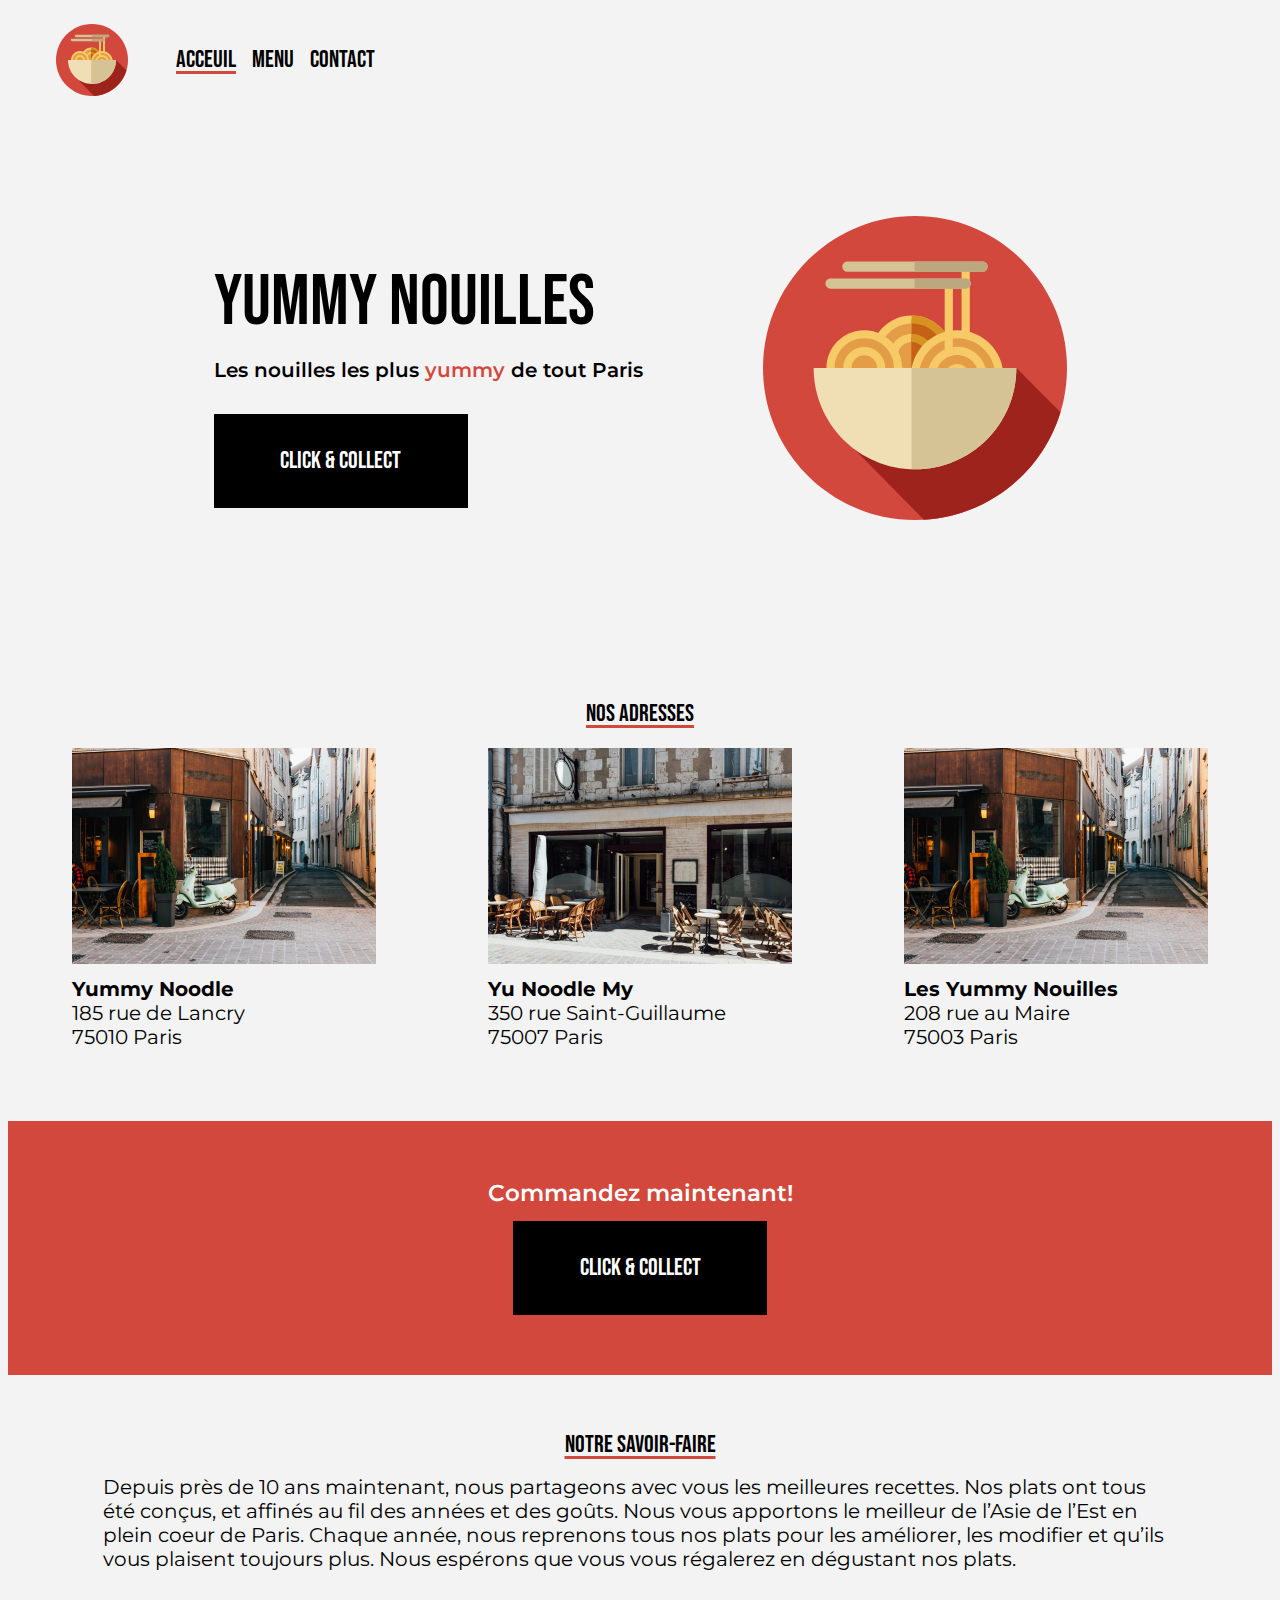
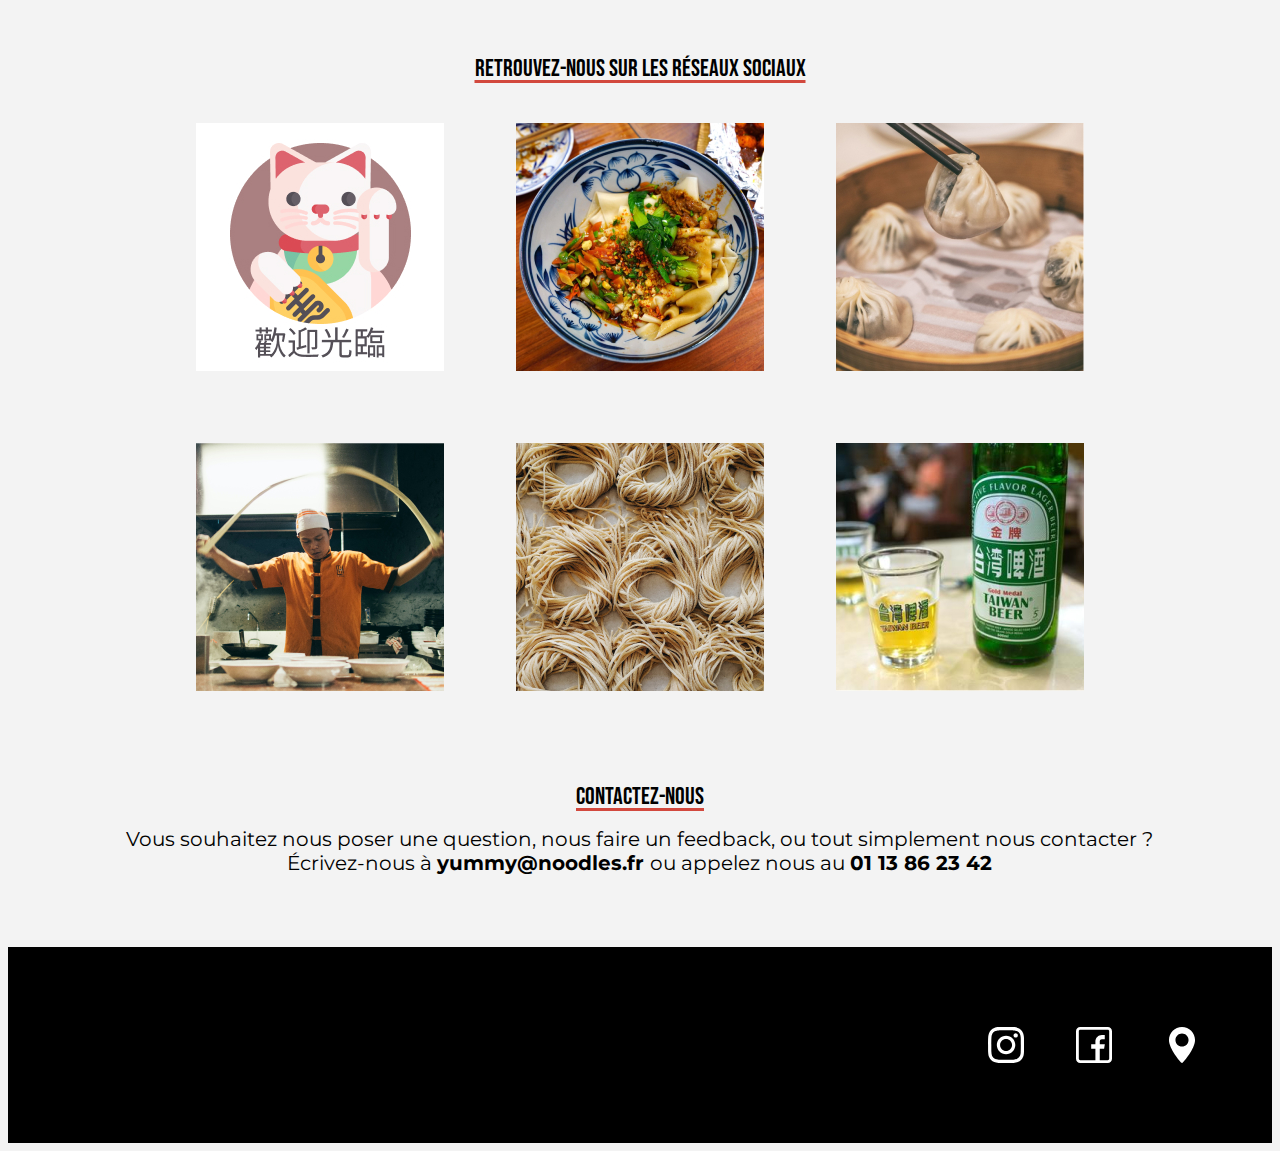
<file: index.html>
<!DOCTYPE html>
<html lang="en">
	<head>
		<meta charset="UTF-8">
		<meta name="viewport"
			content="width=device-width, initial-scale=1.0">
		<title>
			Yummy Nouilles - Acceuil
		</title>
		<link rel="icon" href="assets/logo.svg" type="image/svg+xml">
		<!-- <link rel="stylesheet" href="style.css"> -->
		<link rel="stylesheet" href="styles/main.css">
	</head>
	<body>
		<header class="appBar">
			<img class="appBar__icon"
				src="assets/logo.svg"
				alt="Image du logo">
			<nav class="appBar__nav">
				<a class="appBar__navItem active"
					href="index.html">
					Acceuil
				</a>
				<a class="appBar__navItem"
					href="view/menu.html">
					Menu
				</a>
				<a class="appBar__navItem"
					href="view/contact.html">
					Contact
				</a>
			</nav>
		</header>
























		<section class="hero">
			<div class="hero__titleContainer">
				<h1 class="hero__title">Yummy nouilles</h1>
				<p class="hero__subtitle">
					Les nouilles les plus
					<span>yummy</span>
					de tout Paris
				</p>
				<a class="cta"
					href="#">
					click & collect
				</a>
			</div>
			<img class="hero__icon"
				src="assets/logo.svg"
				alt="Image du logo">
		</section>





















		<section class="address">
			<h2>Nos adresses</h2>
			<div class="address__carousel">
				<div>
					<img class="address__img"
						src="assets/images/restaurant/yummy_lancry.jpg"
						alt="Image yummy_lancry">
					<p class="address__info">
						<strong class="address__infoTitle">yummy noodle</strong>
						<br>
						185 rue de Lancry
						<br>
						75010 Paris
					</p>
				</div>
				<div>
					<img class="address__img"
						src="assets/images/restaurant/yummy_saint_guillaume.jpg"
						alt="Image yummy_saint_guillaume">
					<p class="address__info">
						<strong class="address__infoTitle">yu noodle my</strong>
						<br>
						350 rue Saint-Guillaume
						<br>
						75007 Paris
					</p>
				</div>
				<div>
					<img class="address__img"
						src="assets/images/restaurant/yummy_lancry.jpg"
						alt="Image rue Lancry">
					<p class="address__info">
						<strong class="address__infoTitle">les yummy nouilles</strong>
						<br>
						208 rue au Maire
						<br>
						75003 Paris
					</p>
				</div>
			</div>

















		</section>


















		<section class="redBanner">
			<h3 class="redBanner__title">
				Commandez maintenant!
			</h3>
			<a class="cta"
				href="#">
				click & collect
			</a>
		</section>


















		<section class=" about">
			<h2 class="about__title">Notre savoir-faire</h2>
			<p class="about__text">
				Depuis près de 10 ans maintenant, nous partageons avec vous les meilleures recettes. Nos plats ont tous été conçus, et affinés au fil des années et des goûts. Nous vous apportons le meilleur de l’Asie de l’Est en plein coeur de Paris. Chaque année, nous reprenons tous nos plats pour les améliorer, les modifier et qu’ils vous plaisent toujours plus. Nous espérons que vous vous régalerez en dégustant nos plats.
			</p>
		</section>


















		<section class="socialMedia">
			<h2 class="socialMedia__title">
				Retrouvez-nous sur les réseaux sociaux
			</h2>
			<div class="socialMedia__carousel">
				<img class="socialMedia__img"
					src="assets/images/social/cat.jpg"
					alt="image de chat">
				<img class="socialMedia__img"
					src="assets/images/social/noodles_bowl.jpg"
					alt="image de noodles_bowl">
				<img class="socialMedia__img"
					src="assets/images/social/bao.jpg"
					alt="image de bao">





				<img class="socialMedia__img socialMedia__imgMargin"
					src="assets/images/social/chef.jpg"
					alt="image de chef">
				<img class="socialMedia__img socialMedia__imgMargin"
					src="assets/images/social/noodles.jpg"
					alt="image de noodles">
				<img class="socialMedia__img socialMedia__imgMargin"
					src="assets/images/social/beer.jpg"
					alt="image de beer">















			</div>
















		</section>


















		<section class="contactInfo">
			<h2 class="contactInfo__title">contactez-nous</h2>
			<p class="contactInfo__text">
				Vous souhaitez nous poser une question, nous faire un feedback, ou tout simplement nous contacter ?
				<br>
				Écrivez-nous à
				<a class="contactInfo__link"
					href="mailto:yummy@noodles.fr">
					yummy@noodles.fr
				</a>
				ou appelez nous au
				<a class="contactInfo__link"
					href="tel:+01 13 86 23 42">
					01 13 86 23 42
				</a>
			</p>
		</section>

















		<footer class="footer">
			<a href="http://"
				class="footer__icon">
				<img src="assets/icons/instagram.svg"
					alt="Logo instagram">
			</a>
			<a href="http://"
				class="footer__icon">
				<img src="assets/icons/facebook.svg"
					alt="Logo facebook">
			</a>



			<a href="http://"
				class="footer__icon">
				<img src="assets/icons/maps_and_flags.svg"
					alt="Logo maps_and_flags">
			</a>



		</footer>
	</body>
</html>
</file>
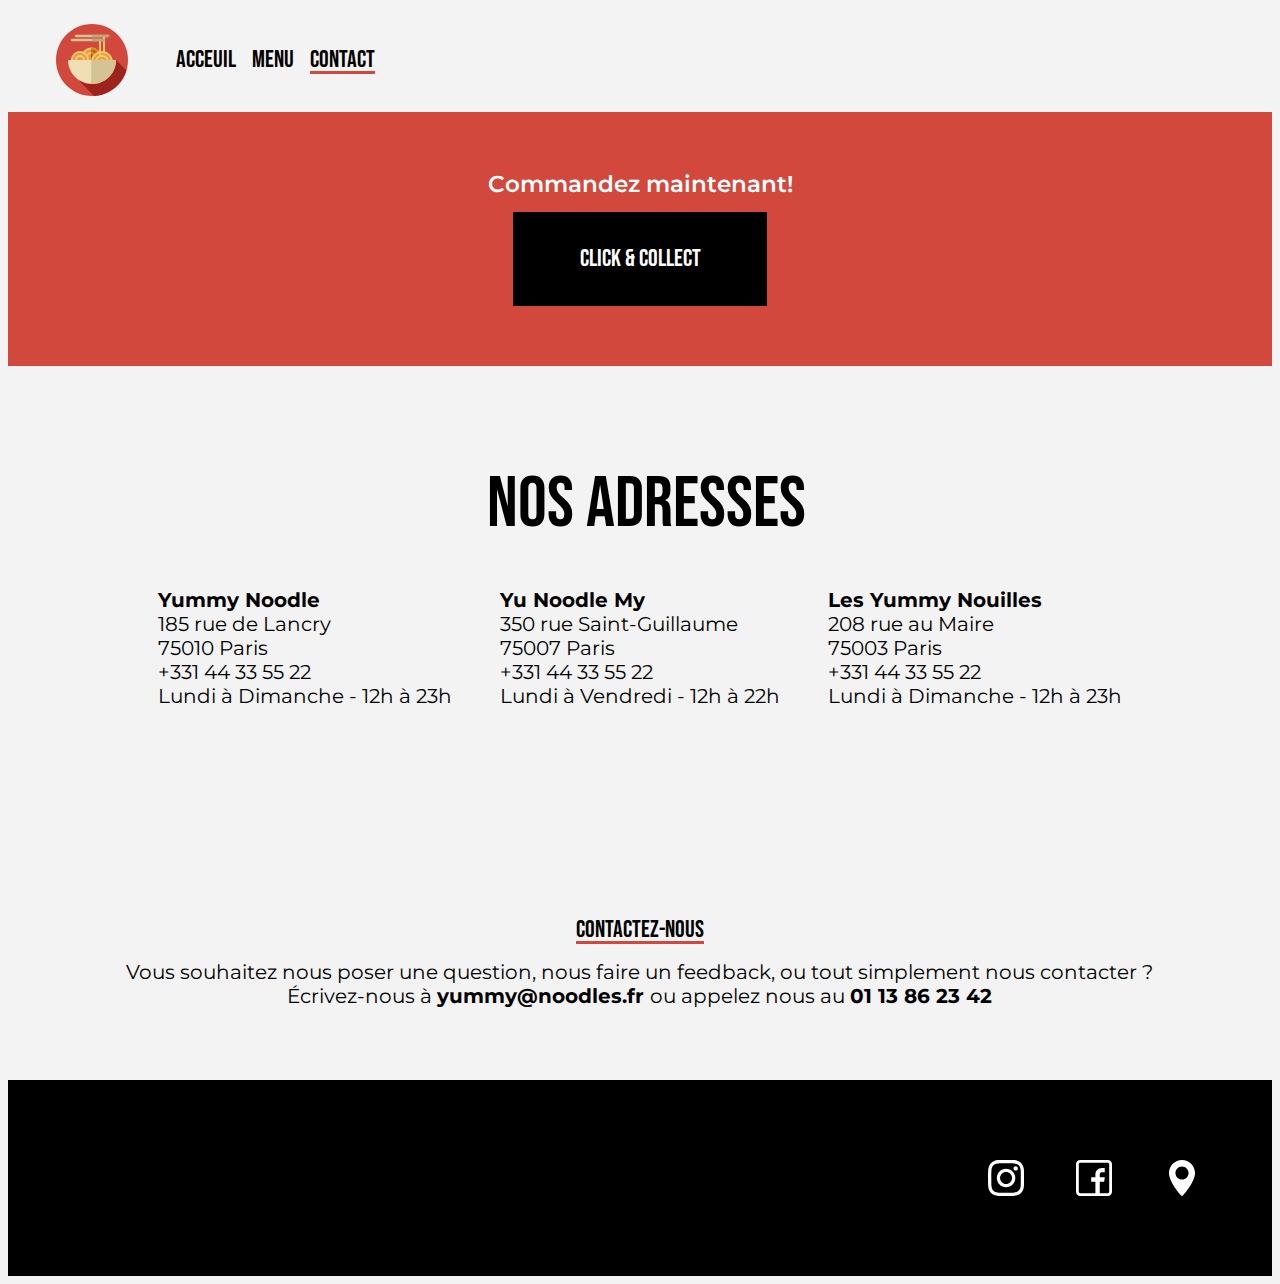
<file: view/contact.html>
<!DOCTYPE html>
<html lang="en">
	<head>
		<meta charset="UTF-8">
		<meta name="viewport"
			content="width=device-width, initial-scale=1.0">
		<title>
			Yummy Nouilles - Contact
		</title>
		<link rel="icon" href="../assets/logo.svg" type="image/svg+xml">
		<link rel="stylesheet" href="../styles/main.css">
	</head>
	<body>
		<header class="appBar">
			<img class="appBar__icon"
				src="../assets/logo.svg"
				alt="Image du logo">
			<nav class="appBar__nav">
				<a class="appBar__navItem"
					href="../index.html">
					Acceuil
				</a>
				<a class="appBar__navItem"
					href="menu.html">
					Menu
				</a>
				<a class="appBar__navItem active"
					href="contact.html">
					Contact
				</a>
			</nav>
		</header>






		<section class="redBanner">
			<h3 class="redBanner__title">
				Commandez maintenant!
			</h3>
			<a class="cta"
				href="#">
				click & collect
			</a>
		</section>




		<section class="contact">
			<h1 class="contact__title">nos adresses</h1>
			<div class="contact__addressContainer">


				<p class="contact__address">
					<strong class="contact__addressTitle">yummy noodle</strong>
					<br>
					185 rue de Lancry
					<br>
					75010 Paris
					<br>
					+331 44 33 55 22
					<br>
					Lundi à Dimanche - 12h à 23h
				</p>
				<p class="contact__address">
					<strong class="contact__addressTitle">yu noodle my</strong>
					<br>
					350 rue Saint-Guillaume
					<br>
					75007 Paris
					<br>
					+331 44 33 55 22
					<br>
					Lundi à Vendredi - 12h à 22h
				</p>
				<p class="contact__address">
					<strong class="contact__addressTitle">les yummy nouilles</strong>
					<br>
					208 rue au Maire
					<br>
					75003 Paris
					<br>
					+331 44 33 55 22
					<br>
					Lundi à Dimanche - 12h à 23h
				</p>
			</div>


		</section>




		<section class="contactInfo">
			<h2 class="contactInfo__title">contactez-nous</h2>
			<p class="contactInfo__text">
				Vous souhaitez nous poser une question, nous faire un feedback, ou tout simplement nous contacter ?
				<br>
				Écrivez-nous à
				<a class="contactInfo__link"
					href="mailto:yummy@noodles.fr">
					yummy@noodles.fr
				</a>
				ou appelez nous au
				<a class="contactInfo__link"
					href="tel:+01 13 86 23 42">
					01 13 86 23 42
				</a>
			</p>
		</section>














		<footer class="footer">
			<a href="http://"
				class="footer__icon">
				<img src="../assets/icons/instagram.svg"
					alt="Logo instagram">
			</a>
			<a href="http://"
				class="footer__icon">
				<img src="../assets/icons/facebook.svg"
					alt="Logo facebook">
			</a>






			<a href="http://"
				class="footer__icon">
				<img src="../assets/icons/maps_and_flags.svg"
					alt="Logo maps_and_flags">
			</a>






		</footer>
	</body>
</html>
</file>
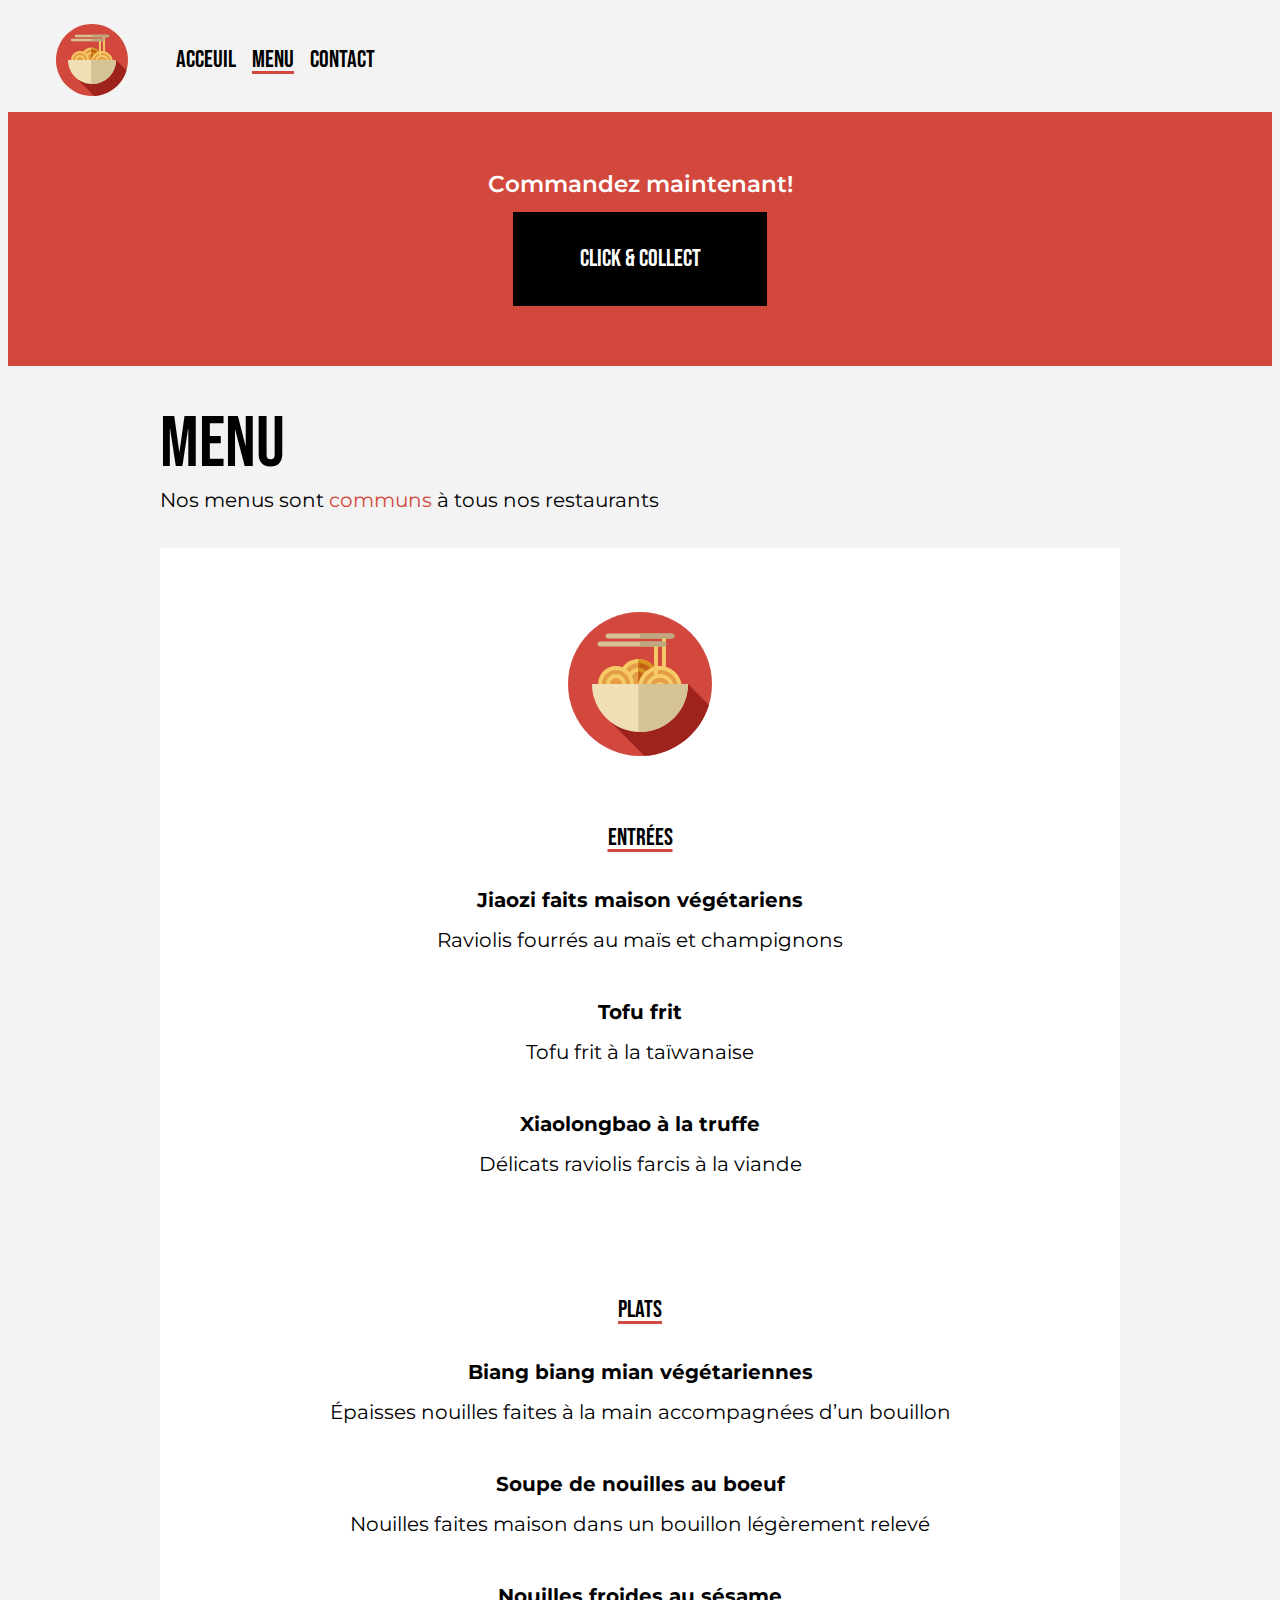
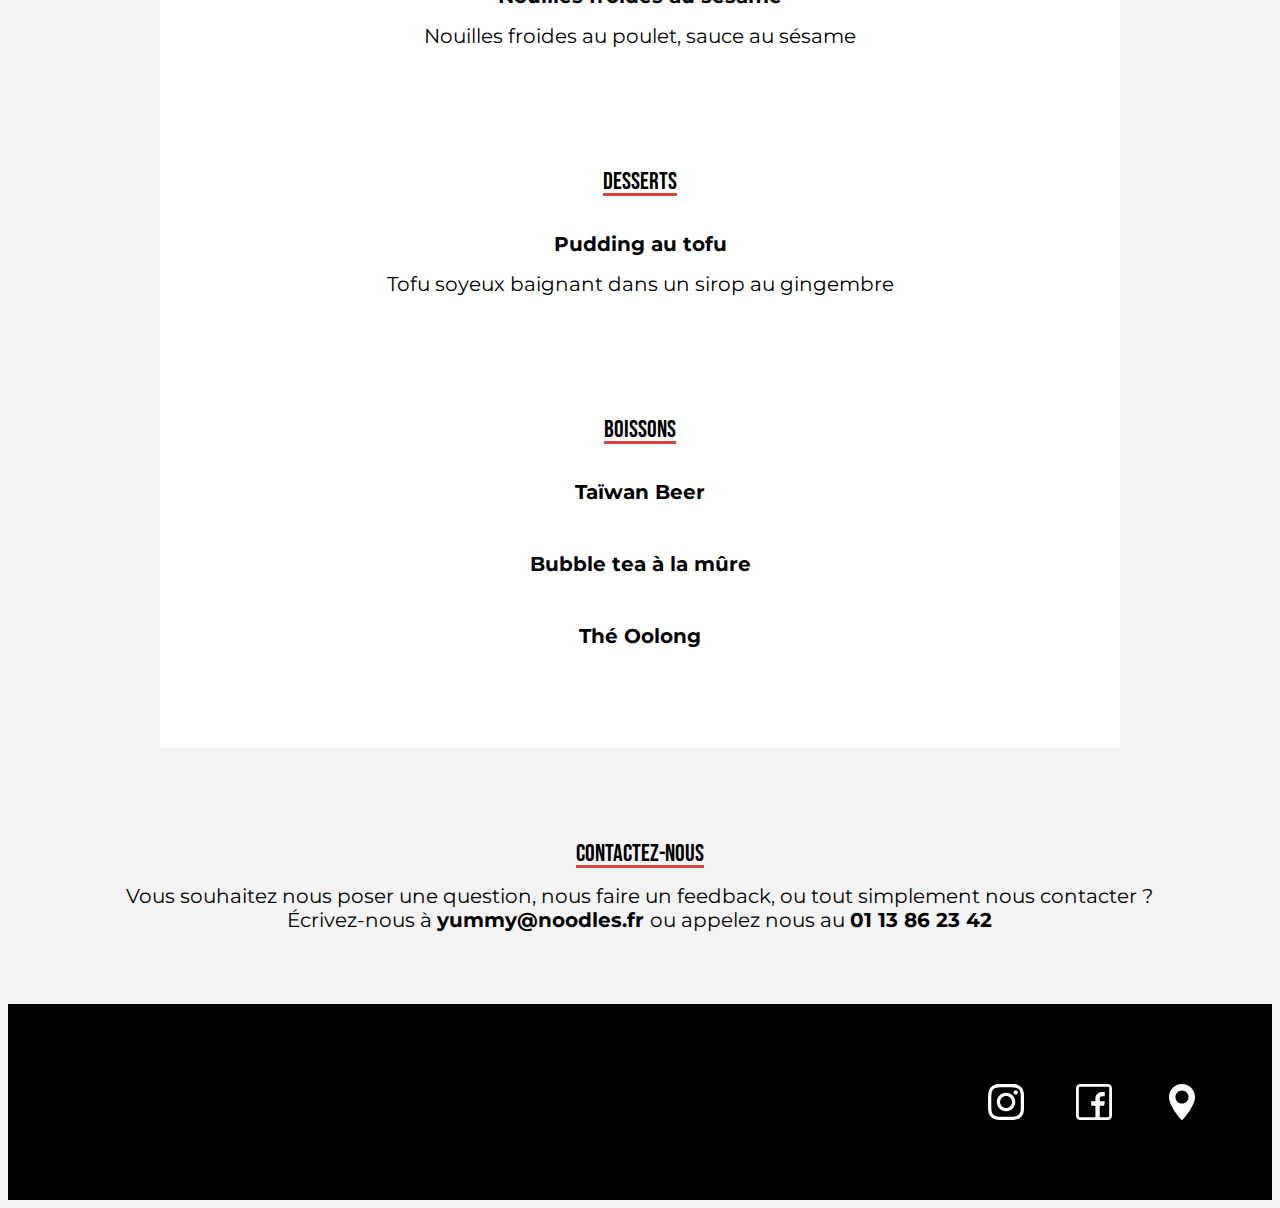
<file: view/menu.html>
<!DOCTYPE html>
<html lang="en">
	<head>
		<meta charset="UTF-8">
		<meta name="viewport"
			content="width=device-width, initial-scale=1.0">
		<title>
			Yummy Nouilles - Acceuil
		</title>
		<link rel="icon" href="../assets/logo.svg" type="image/svg+xml">
		<link rel="stylesheet" href="../styles/main.css">
	</head>
	<body>
		<header class="appBar">
			<img class="appBar__icon"
				src="../assets/logo.svg"
				alt="Image du logo">
			<nav class="appBar__nav">
				<a class="appBar__navItem"
					href="../index.html">
					Acceuil
				</a>
				<a class="appBar__navItem active"
					href="menu.html">
					Menu
				</a>
				<a class="appBar__navItem"
					href="contact.html">
					Contact
				</a>
			</nav>
		</header>











		<section class="redBanner">
			<h3 class="redBanner__title">
				Commandez maintenant!
			</h3>
			<a class="cta"
				href="#">
				click & collect
			</a>
		</section>









		<section class="menu">
			<h1 class="menu__title">menu</h1>
			<p class="menu__subtitle">
				Nos menus sont
				<span>communs</span>
				à tous nos restaurants
			</p>







			<div class="menu__card">
				<img src="../assets/logo.svg"
					alt="Logo Yummy Nouilles"
					class="menu__icon">







				<div class="menu__part">
					<h2 class="menu__partTitle">Entrées</h2>
					<p class="menu__partDish">
						<strong class="menu__dishTitle">
							Jiaozi faits maison végétariens
						</strong>
						<br>
						<span class="menu__dishDescription">
							Raviolis fourrés au maïs et champignons
						</span>
					</p>
					<p class="menu__partDish">
						<strong class="menu__dishTitle">Tofu frit</strong>
						<br>
						<span class="menu__dishDescription">
							Tofu frit à la taïwanaise
						</span>
					</p>
					<p class="menu__partDish">
						<strong class="menu__dishTitle">
							Xiaolongbao à la truffe
						</strong>
						<br>
						<span class="menu__dishDescription">
							Délicats raviolis farcis à la viande
						</span>
					</p>
				</div>





				<div class="menu__part">
					<h2 class="menu__partTitle">plats</h2>
					<p class="menu__partDish">
						<strong class="menu__dishTitle">
							Biang biang mian végétariennes
						</strong>
						<br>
						<span class="menu__dishDescription">
							Épaisses nouilles faites à la main accompagnées d’un bouillon
						</span>
					</p>
					<p class="menu__partDish">
						<strong class="menu__dishTitle">
							Soupe de nouilles au boeuf
						</strong>
						<br>
						<span class="menu__dishDescription">
							Nouilles faites maison dans un bouillon légèrement relevé
						</span>
					</p>
					<p class="menu__partDish">
						<strong class="menu__dishTitle">
							Nouilles froides au sésame
						</strong>
						<br>
						<span class="menu__dishDescription">
							Nouilles froides au poulet, sauce au sésame
						</span>
					</p>
				</div>





				<div class="menu__part">
					<h2 class="menu__partTitle">desserts</h2>
					<p class="menu__partDish">
						<strong class="menu__dishTitle">Pudding au tofu</strong>
						<br>
						<span class="menu__dishDescription">
							Tofu soyeux baignant dans un sirop au gingembre
						</span>
					</p>
				</div>





				<div class="menu__part">
					<h2 class="menu__partTitle">boissons</h2>
					<p class="menu__partDish">
						<strong class="menu__dishTitle">Taïwan Beer</strong>
					</p>
					<p class="menu__partDish">
						<strong class="menu__dishTitle">
							Bubble tea à la mûre
						</strong>
					</p>
					<p class="menu__partDish">
						<strong class="menu__dishTitle">Thé Oolong</strong>
					</p>
				</div>
			</div>
		</section>










		<section class="contactInfo">
			<h2 class="contactInfo__title">contactez-nous</h2>
			<p class="contactInfo__text">
				Vous souhaitez nous poser une question, nous faire un feedback, ou tout simplement nous contacter ?
				<br>
				Écrivez-nous à
				<a class="contactInfo__link"
					href="mailto:yummy@noodles.fr">
					yummy@noodles.fr
				</a>
				ou appelez nous au
				<a class="contactInfo__link"
					href="tel:+01 13 86 23 42">
					01 13 86 23 42
				</a>
			</p>
		</section>



















		<footer class="footer">
			<a href="http://"
				class="footer__icon">
				<img src="../assets/icons/instagram.svg"
					alt="Logo instagram">
			</a>
			<a href="http://"
				class="footer__icon">
				<img src="../assets/icons/facebook.svg"
					alt="Logo facebook">
			</a>











			<a href="http://"
				class="footer__icon">
				<img src="../assets/icons/maps_and_flags.svg"
					alt="Logo maps_and_flags">
			</a>











		</footer>
	</body>
</html>
</file>
<file: styles/main.css>
/* design system */
@import url('https://fonts.googleapis.com/css2?family=Bebas+Neue&family=Montserrat:wght@400;600&display=swap');

/* modules */
@import 'modules/appBar.css';
@import 'modules/cta.css';
@import 'modules/redBanner.css';
@import 'modules/contactInfo.css';
@import 'modules/footer.css';

/* pages */
@import 'pages/home.css';
@import 'pages/menu.css';
@import 'pages/contact.css';

:root {
    /* colors */
    --red-highlight: #D2483D;
    --light-grey: #F3F3F3;
    --white: #FFFFFF;
    --black: #000000;

    /* text configuration */

    --body-font: 'Montserrat';
    --body-highlight-font: 'Montserrat';
    --body-font-weight: 400;
    --body-highlight-font-weight: 600;
    --body-font-size: 1.25rem;
    --body-highlight-font-size: 1.25rem;
    --body-line-height: 1.5rem;
    --body-highlight-line-height: 1.5rem;

    --title-font: 'Bebas Neue';
    --title-font-weight: 400;
    --title-font-size: 1.5rem;
    --title-line-height: 1.75rem;

    --header-font: 'Bebas Neue';
    --header-font-weight: 400;
    --header-font-size: 4.5rem;
    --header-line-height: 5.375rem;




}


body {
    background-color: var(--light-grey);
    font-family: var(--body-font);
    font-style: normal;
    font-weight: var(--body-font-weight);
    font-size: var(--body-font-size);
    line-height: var(--body-line-height);
    color: var(--black);
}

h1 {
    font-family: var(--header-font);
    font-size: var(--header-font-size);
    font-style: normal;
    font-weight: var(--header-font-weight);
    line-height: var(--header-line-height);
    text-transform: uppercase;
}

h2 {

    font-family: var(--title-font);
    font-size: var(--title-font-size);
    font-style: normal;
    font-weight: var(--title-font-weight);
    line-height: var(--title-line-height);
    text-decoration: underline var(--red-highlight);
    text-underline-offset: 0.25rem;
    text-decoration-thickness: 0.188rem;
    text-transform: uppercase;
}

/* media query */

@media (max-width:768px) {

    :root {
        /* mobiles variables */
        --body-font-size: 1rem;
        --body-highlight-font-size: 1rem;
        --header-font-size: 2.5rem;
        --title-font-size: 1.25rem;

        --body-line-height: 1.25rem;
        --body-highlight-line-height: 1.25rem;
        --header-line-height: 3rem;
        --title-line-height: 1.5rem;

    }
}
</file>
